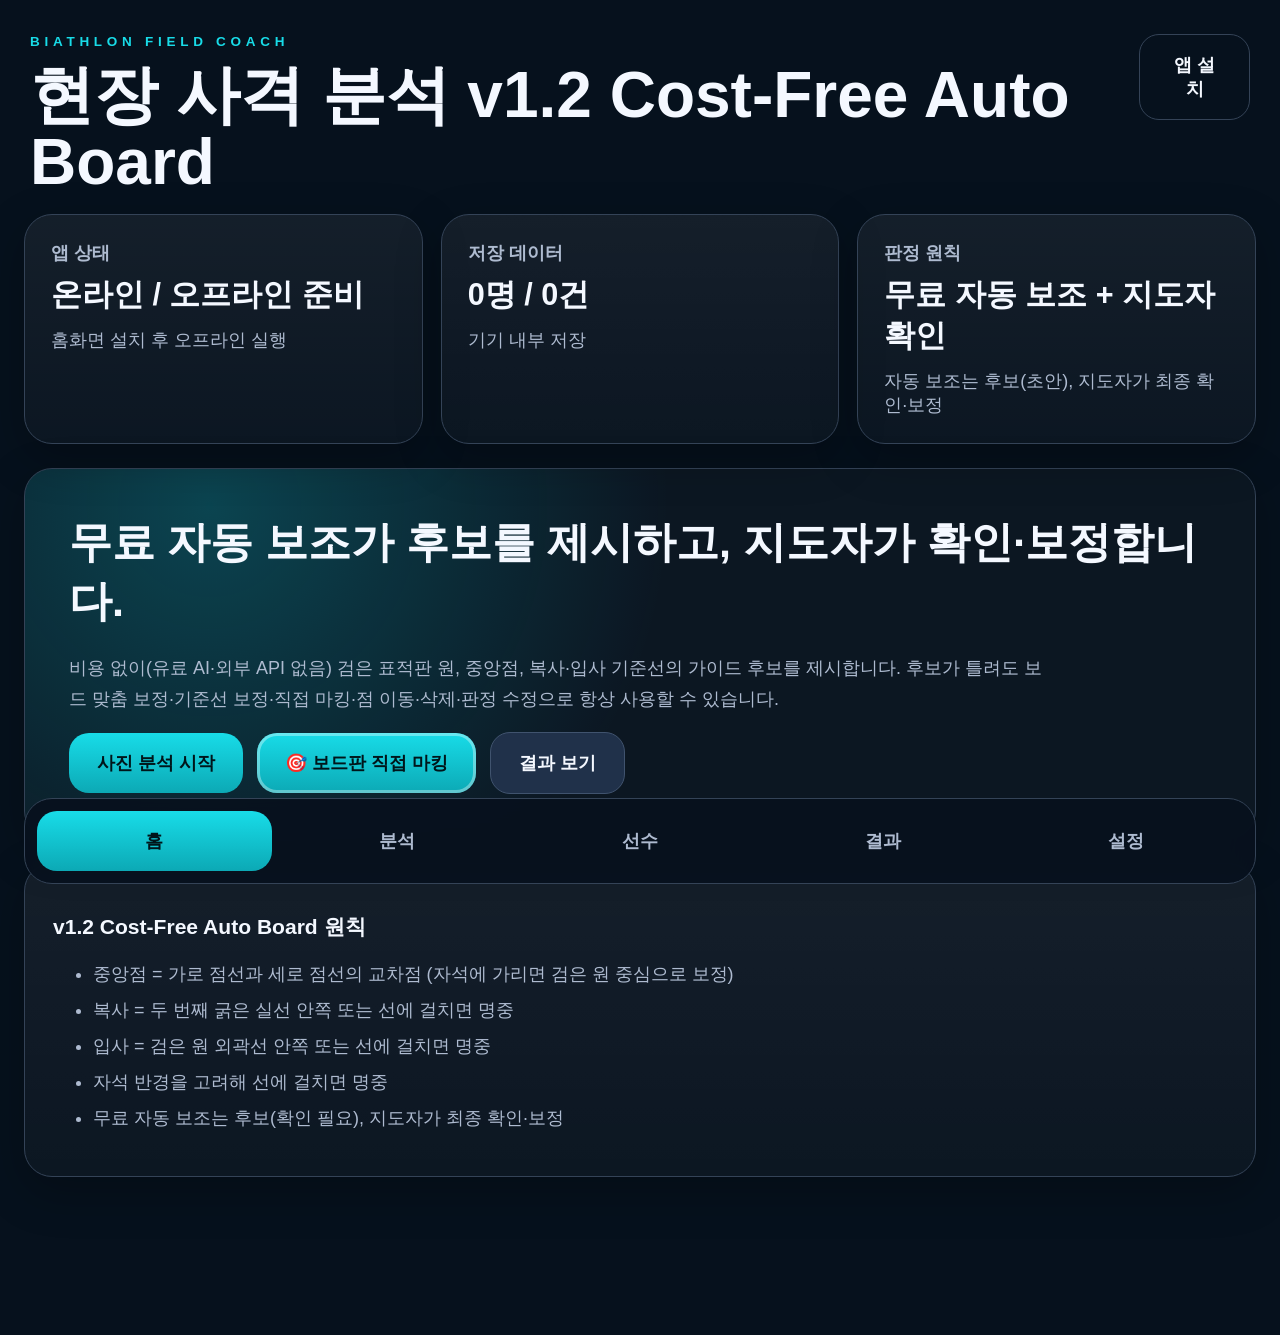
<file: index.html>
<!doctype html>
<html lang="ko">
<head>
<meta charset="utf-8" />
<meta name="viewport" content="width=device-width, initial-scale=1, viewport-fit=cover" />
<title>Biathlon Field Coach v1.2 Cost-Free Auto Board</title>
<link rel="manifest" href="manifest.webmanifest" />
<link rel="stylesheet" href="style.css" />
<meta name="theme-color" content="#071422" />
<link rel="apple-touch-icon" href="icons/icon-192.png" />
</head>
<body>
<div id="app">
  <header class="topbar">
    <div>
      <div class="eyebrow">BIATHLON FIELD COACH</div>
      <h1>현장 사격 분석 v1.2 Cost-Free Auto Board</h1>
    </div>
    <button id="installBtn" class="ghost">앱 설치</button>
  </header>

  <main>
    <section id="home" class="view active">
      <div class="cards">
        <article class="card"><b>앱 상태</b><strong id="onlineState">온라인 / 오프라인 준비</strong><span>홈화면 설치 후 오프라인 실행</span></article>
        <article class="card"><b>저장 데이터</b><strong id="countState">0명 / 0건</strong><span>기기 내부 저장</span></article>
        <article class="card"><b>판정 원칙</b><strong>무료 자동 보조 + 지도자 확인</strong><span>자동 보조는 후보(초안), 지도자가 최종 확인·보정</span></article>
      </div>
      <div class="hero">
        <h2>무료 자동 보조가 후보를 제시하고, 지도자가 확인·보정합니다.</h2>
        <p>비용 없이(유료 AI·외부 API 없음) 검은 표적판 원, 중앙점, 복사·입사 기준선의 가이드 후보를 제시합니다. 후보가 틀려도 보드 맞춤 보정·기준선 보정·직접 마킹·점 이동·삭제·판정 수정으로 항상 사용할 수 있습니다.</p>
        <div class="row">
          <button class="primary" data-go="analysis">사진 분석 시작</button>
          <button class="primary alt" id="directBoardBtn">🎯 보드판 직접 마킹</button>
          <button class="secondary" data-go="results">결과 보기</button>
        </div>
      </div>
      <section class="panel compact">
        <h3>v1.2 Cost-Free Auto Board 원칙</h3>
        <ul>
          <li>중앙점 = 가로 점선과 세로 점선의 교차점 (자석에 가리면 검은 원 중심으로 보정)</li>
          <li>복사 = 두 번째 굵은 실선 안쪽 또는 선에 걸치면 명중</li>
          <li>입사 = 검은 원 외곽선 안쪽 또는 선에 걸치면 명중</li>
          <li>자석 반경을 고려해 선에 걸치면 명중</li>
          <li>무료 자동 보조는 후보(확인 필요), 지도자가 최종 확인·보정</li>
        </ul>
      </section>
    </section>

    <section id="analysis" class="view">
      <section class="panel formgrid">
        <label>선수<input id="athlete" placeholder="예: 최용철" /></label>
        <label>사격 구분<select id="shootType"><option value="prone">복사</option><option value="standing">입사</option><option value="zero">제로</option></select></label>
        <label>발수<select id="shotCount"><option>5</option><option>4</option><option>3</option><option>2</option><option>1</option></select></label>
        <label>세트<input id="setNo" type="number" min="1" value="1" /></label>
        <label>날씨<select id="weather"><option>맑음</option><option>흐림</option><option>비</option><option>눈</option><option>강풍</option><option>실내</option></select></label>
        <label>메모<input id="memo" placeholder="예: 고강도 인터벌 후 사격" /></label>
      </section>

      <section class="panel">
        <h2>사진 촬영 / 업로드</h2>
        <p class="help">사진 전체가 한 화면에 보이도록 표시합니다. 먼저 ① 중앙 지정, ② 복사선 또는 ④ 입사선 지정 후 직접 마킹하세요.</p>
        <div class="row right">
          <label class="upload primary">📷 바로 촬영<input id="cameraInput" type="file" accept="image/*" capture="environment" hidden /></label>
          <label class="upload secondary">🖼️ 앨범에서 선택<input id="albumInput" type="file" accept="image/*" hidden /></label>
        </div>
      </section>

      <section class="toolbar panel stickyTools">
        <button class="tool primarySmall" id="autoAssistBtn">⚡ 자동 보조 다시 실행</button>
        <button class="tool primarySmall" data-mode="mark">＋ 직접 마킹</button>
        <button class="tool" data-mode="move">↔ 점 이동</button>
        <button class="tool" data-mode="delete">× 점 삭제</button>
        <button class="tool" data-mode="toggle">○ 판정 수정</button>
        <button class="tool" data-mode="boardFit">◎ 보드 맞춤 보정</button>
        <span class="toolGroup">기준선 보정</span>
        <button class="tool active" data-mode="center">① 중앙</button>
        <button class="tool" data-mode="proneLine">② 복사선</button>
        <button class="tool" data-mode="standingLine">④ 입사선</button>
        <button class="tool" id="fitBtn">□ 화면 채움</button>
        <button class="tool" id="saveBtn">저장</button>
        <span id="recalcNote" class="recalcNote" style="display:none">구분 변경으로 판정 재계산됨</span>
        <div id="boardFitControls" class="fitControls" style="display:none">
          <span class="toolGroup">보드 맞춤(드래그=이동)</span>
          <button class="tool" id="fitBigger">＋ 크게</button>
          <button class="tool" id="fitSmaller">－ 작게</button>
          <button class="tool" id="fitWider">↔ 가로</button>
          <button class="tool" id="fitTaller">↕ 세로</button>
          <button class="tool" id="fitRotL">↺ 회전</button>
          <button class="tool" id="fitRotR">↻ 회전</button>
          <button class="tool" id="fitProneIn">복사선 안</button>
          <button class="tool" id="fitProneOut">복사선 밖</button>
        </div>
        <p class="help wide"><b>안내:</b> 자동 보조는 보드판 가이드 후보(확인 필요)만 표시합니다. 후보가 틀리면 <b>◎ 보드 맞춤 보정</b>으로 이동·크기·회전을 맞추거나 기준선 보정을 쓰고, 탄착점은 직접 마킹으로 찍은 뒤 점 이동·삭제·판정 수정으로 최종 확인하세요.</p>
      </section>

      <section class="stageWrap">
        <div id="stage" class="stage fit-contain" aria-label="analysis board">
          <canvas id="canvas"></canvas>
          <div id="emptyHint">사진을 업로드하거나 보드판 직접 마킹을 선택하세요.</div>
        </div>
      </section>

      <section class="panel statusGrid">
        <div><b>중앙점</b><span id="centerState">미지정</span></div>
        <div><b>복사선</b><span id="proneState">미지정</span></div>
        <div><b>입사선</b><span id="standingState">미지정</span></div>
        <div><b>탄착점</b><span id="pointsState">0개</span></div>
      </section>
    </section>

    <section id="players" class="view">
      <section class="panel"><h2>선수 관리</h2><p>분석 저장 시 선수명은 자동 등록됩니다.</p><div id="playerList"></div></section>
    </section>

    <section id="results" class="view">
      <section class="panel"><h2>결과 목록</h2><div id="resultsList"></div></section>
    </section>

    <section id="settings" class="view">
      <section class="panel"><h2>설정</h2><button class="secondary" id="clearDataBtn">전체 데이터 삭제</button><button class="secondary" id="exportBtn">데이터 백업</button></section>
    </section>
  </main>

  <nav class="bottomNav">
    <button data-go="home" class="active">홈</button>
    <button data-go="analysis">분석</button>
    <button data-go="players">선수</button>
    <button data-go="results">결과</button>
    <button data-go="settings">설정</button>
  </nav>
</div>

<div id="reportModal" class="modal hidden">
  <div class="reportActions noPrint">
    <button class="secondary" id="backAnalysisBtn">분석으로</button>
    <button class="secondary" id="backHomeBtn">홈으로</button>
    <button class="primary" id="printBtn">PDF 저장 / 인쇄</button>
    <button class="secondary" id="shareImgBtn">결과 이미지 공유</button>
    <button class="ghost" id="closeReportBtn">닫기</button>
  </div>
  <article id="report" class="report"></article>
</div>

<script src="app.js"></script>
</body>
</html>
</file>
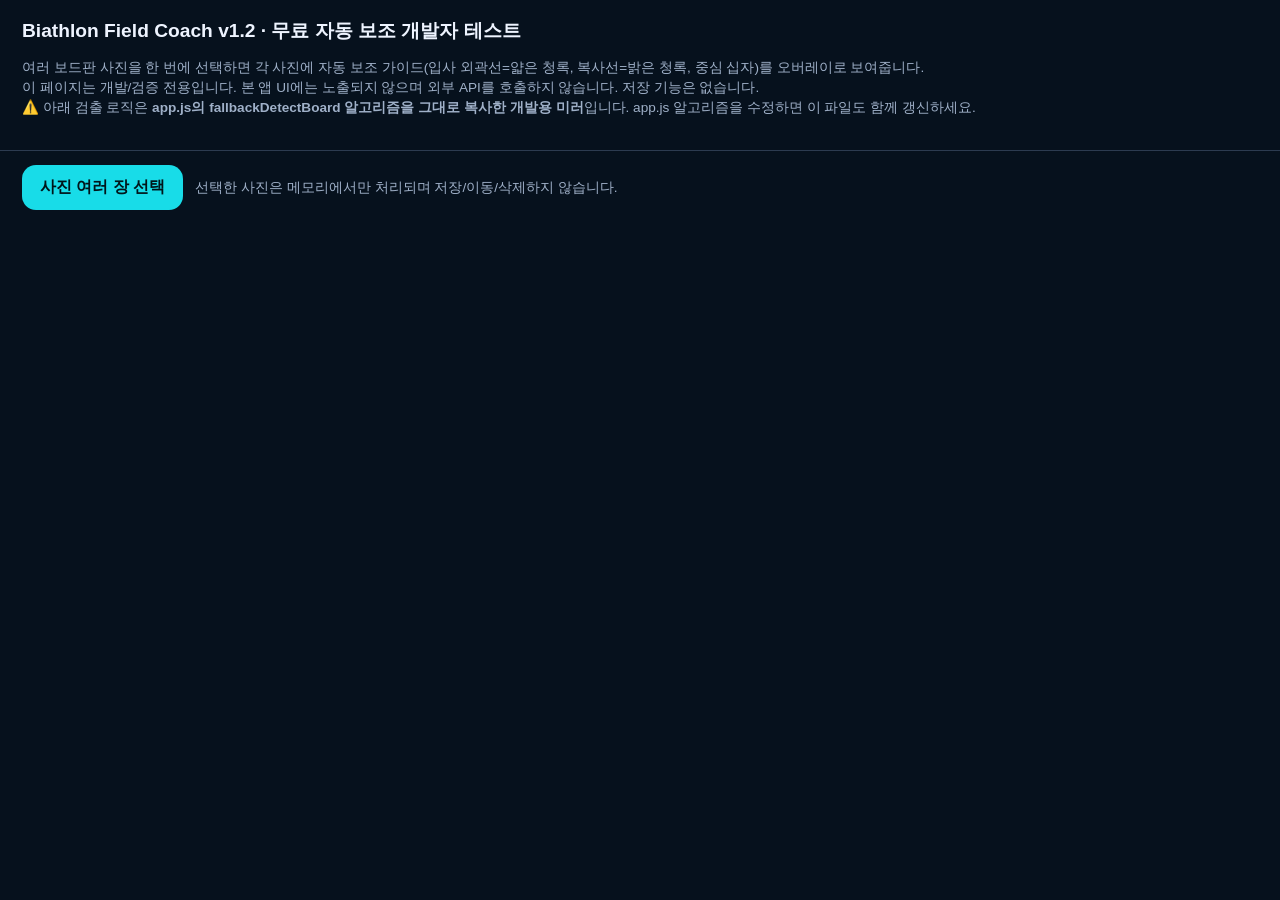
<file: dev-test.html>
<!doctype html>
<html lang="ko">
<head>
<meta charset="utf-8" />
<meta name="viewport" content="width=device-width, initial-scale=1" />
<title>BFC v1.2 · 자동 보조 개발자 테스트</title>
<style>
  body{margin:0;background:#06111d;color:#eef4ff;font-family:-apple-system,BlinkMacSystemFont,'Noto Sans KR',sans-serif}
  header{padding:18px 22px;border-bottom:1px solid #2c3b50}
  h1{font-size:1.2rem;margin:0 0 6px}
  .note{color:#9fb0c8;font-size:.85rem;line-height:1.5}
  .bar{padding:14px 22px;display:flex;gap:12px;align-items:center;flex-wrap:wrap}
  .upload{background:#18dce8;color:#00151a;border:0;border-radius:14px;padding:12px 18px;font-weight:800;cursor:pointer}
  .grid{display:grid;grid-template-columns:repeat(auto-fill,minmax(320px,1fr));gap:16px;padding:18px 22px}
  .cell{background:#0b1725;border:1px solid #2c3b50;border-radius:16px;padding:12px}
  .cell canvas{width:100%;height:auto;border-radius:10px;background:#020a12;display:block}
  .meta{font-size:.82rem;color:#cfe0f2;margin-top:8px;line-height:1.5;word-break:break-all}
  .tag{display:inline-block;background:rgba(255,196,60,.18);color:#ffd34d;border-radius:8px;padding:2px 8px;font-size:.75rem;margin-right:6px}
  .ok{color:#1ee09c}
</style>
</head>
<body>
<header>
  <h1>Biathlon Field Coach v1.2 · 무료 자동 보조 개발자 테스트</h1>
  <p class="note">
    여러 보드판 사진을 한 번에 선택하면 각 사진에 자동 보조 가이드(입사 외곽선=얇은 청록, 복사선=밝은 청록, 중심 십자)를 오버레이로 보여줍니다.<br>
    이 페이지는 개발/검증 전용입니다. 본 앱 UI에는 노출되지 않으며 외부 API를 호출하지 않습니다. 저장 기능은 없습니다.<br>
    ⚠️ 아래 검출 로직은 <b>app.js의 fallbackDetectBoard 알고리즘을 그대로 복사한 개발용 미러</b>입니다. app.js 알고리즘을 수정하면 이 파일도 함께 갱신하세요.
  </p>
</header>
<div class="bar">
  <label class="upload">사진 여러 장 선택<input id="files" type="file" accept="image/*" multiple hidden /></label>
  <span class="note">선택한 사진은 메모리에서만 처리되며 저장/이동/삭제하지 않습니다.</span>
</div>
<div id="grid" class="grid"></div>

<script>
// ===== app.js fallbackDetectBoard 알고리즘 미러(개발용) =====
function otsuThreshold(lum,N){const hist=new Float64Array(256);for(let i=0;i<N;i++){let v=lum[i]|0;if(v<0)v=0;else if(v>255)v=255;hist[v]++;}let sumAll=0;for(let t=0;t<256;t++)sumAll+=t*hist[t];let wB=0,sumB=0,maxVar=-1,thr=127;for(let t=0;t<256;t++){wB+=hist[t];if(wB===0)continue;const wF=N-wB;if(wF===0)break;sumB+=t*hist[t];const mB=sumB/wB,mF=(sumAll-sumB)/wF;const v=wB*wF*(mB-mF)*(mB-mF);if(v>maxVar){maxVar=v;thr=t;}}return thr;}
function darkComponents(dark,w,h,N,minCount){const visited=new Uint8Array(N),stack=new Int32Array(N);const comps=[];for(let start=0;start<N;start++){if(!dark[start]||visited[start])continue;let sp=0;stack[sp++]=start;visited[start]=1;let count=0,sx=0,sy=0,minx=w,maxx=0,miny=h,maxy=0;while(sp>0){const idx=stack[--sp];const x=idx%w,y=(idx/w)|0;count++;sx+=x;sy+=y;if(x<minx)minx=x;if(x>maxx)maxx=x;if(y<miny)miny=y;if(y>maxy)maxy=y;if(x>0){const n=idx-1;if(dark[n]&&!visited[n]){visited[n]=1;stack[sp++]=n;}}if(x<w-1){const n=idx+1;if(dark[n]&&!visited[n]){visited[n]=1;stack[sp++]=n;}}if(y>0){const n=idx-w;if(dark[n]&&!visited[n]){visited[n]=1;stack[sp++]=n;}}if(y<h-1){const n=idx+w;if(dark[n]&&!visited[n]){visited[n]=1;stack[sp++]=n;}}}if(count>=minCount)comps.push({count,cx:sx/count,cy:sy/count,minx,maxx,miny,maxy});}return comps;}
function bboxGap(a,b){const sx=Math.max(0,Math.max(a.minx,b.minx)-Math.min(a.maxx,b.maxx));const sy=Math.max(0,Math.max(a.miny,b.miny)-Math.min(a.maxy,b.maxy));return Math.hypot(sx,sy);}
function mergeTargetBox(comps,w,h){if(!comps.length)return null;const icx=w/2,icy=h/2,short=Math.min(w,h),diag=Math.hypot(w,h);let anchor=null,aScore=-1;comps.forEach(c=>{const dc=Math.hypot(c.cx-icx,c.cy-icy);if(dc>0.45*short)return;const central=1-Math.min(1,dc/(diag/2));const sc=c.count*(0.5+0.5*central);if(sc>aScore){aScore=sc;anchor=c;}});if(!anchor)anchor=comps.reduce((p,c)=>c.count>p.count?c:p,comps[0]);const merge=(gapTol,centralLimit)=>{const box={minx:anchor.minx,maxx:anchor.maxx,miny:anchor.miny,maxy:anchor.maxy};const used=new Set([anchor]);let changed=true,n=1;while(changed){changed=false;for(const c of comps){if(used.has(c))continue;const cx=(box.minx+box.maxx)/2,cy=(box.miny+box.maxy)/2;const central=Math.hypot(c.cx-cx,c.cy-cy)<centralLimit*short;const big=c.count/(w*h)>0.02;if(bboxGap(box,c)<=gapTol*short&&(central||big)){box.minx=Math.min(box.minx,c.minx);box.maxx=Math.max(box.maxx,c.maxx);box.miny=Math.min(box.miny,c.miny);box.maxy=Math.max(box.maxy,c.maxy);used.add(c);changed=true;n++;}}}return {box,n};};let {box,n}=merge(0.05,0.42);let bw=box.maxx-box.minx+1,bh=box.maxy-box.miny+1;if(Math.min(bw,bh)<0.25*short){const r2=merge(0.14,0.40);box=r2.box;n=r2.n;bw=box.maxx-box.minx+1;bh=box.maxy-box.miny+1;}return {minx:box.minx,maxx:box.maxx,miny:box.miny,maxy:box.maxy,bw,bh,n};}
function rayEllipse(L,cx0,cy0,w,h,thr){const rays=240,capR=Math.min(w,h)*0.62,K=3;const pts=[];for(let k=0;k<rays;k++){const a=k/rays*Math.PI*2,dx=Math.cos(a),dy=Math.sin(a);let edge=-1,run=0;for(let r=capR;r>=4;r--){const x=cx0+dx*r,y=cy0+dy*r;if(x<0||y<0||x>=w||y>=h){run=0;continue;}if(L(x,y)<thr){run++;if(run>=K){edge=r+(K-1);break;}}else run=0;}if(edge>0)pts.push({x:cx0+dx*edge,y:cy0+dy*edge,r:edge});}if(pts.length<rays*0.4)return null;const rs=pts.map(p=>p.r).sort((a,b)=>a-b);const med=rs[rs.length>>1]||1;const good=pts.filter(p=>p.r>med*0.6&&p.r<med*1.5);if(good.length<rays*0.35)return null;let mx=0,my=0;good.forEach(p=>{mx+=p.x;my+=p.y});const cx=mx/good.length,cy=my/good.length;let sxx=0,syy=0,sxy=0;good.forEach(p=>{const ux=p.x-cx,uy=p.y-cy;sxx+=ux*ux;syy+=uy*uy;sxy+=ux*uy;});sxx/=good.length;syy/=good.length;sxy/=good.length;const rotation=0.5*Math.atan2(2*sxy,sxx-syy);const ca=Math.cos(rotation),sa=Math.sin(rotation);const uA=[],uB=[];good.forEach(p=>{const ux=p.x-cx,uy=p.y-cy;uA.push(Math.abs(ux*ca+uy*sa));uB.push(Math.abs(-ux*sa+uy*ca));});uA.sort((a,b)=>a-b);uB.sort((a,b)=>a-b);const pct=arr=>arr[Math.min(arr.length-1,Math.floor(arr.length*0.93))]||1;const rx=pct(uA),ry=pct(uB);const found=good.length/rays;let resid=0;good.forEach(p=>{const ux=p.x-cx,uy=p.y-cy;const u=ux*ca+uy*sa,v=-ux*sa+uy*ca;resid+=Math.abs(Math.hypot(u/rx,v/ry)-1);});resid/=good.length;const confidence=Math.max(0,Math.min(1,found*(1-Math.min(1,resid))));return {cx,cy,rx,ry,rotation,found,confidence};}
function radialProfile(L,w,h,cx,cy,rx,ry,rot,K,A){const ca=Math.cos(rot),sa=Math.sin(rot);const prof=new Float32Array(K);for(let i=0;i<K;i++){const rn=i/(K-1)*1.2;let s=0,n=0;for(let a=0;a<A;a++){const ang=a/A*Math.PI*2,ex=Math.cos(ang)*rx*rn,ey=Math.sin(ang)*ry*rn;const x=cx+ex*ca-ey*sa,y=cy+ex*sa+ey*ca;if(x<0||y<0||x>=w||y>=h)continue;s+=L(x,y);n++;}prof[i]=n?s/n:NaN;}return prof;}
function profileScore(prof,K){const at=rn=>{const i=Math.max(0,Math.min(K-1,Math.round(rn/1.2*(K-1))));return prof[i];};const rmean=(a,b)=>{let s=0,n=0;for(let rn=a;rn<=b+1e-9;rn+=0.025){const v=at(rn);if(!isNaN(v)){s+=v;n++;}}return n?s/n:0;};const rmax=(a,b)=>{let m=-1e9;for(let rn=a;rn<=b+1e-9;rn+=0.025){const v=at(rn);if(!isNaN(v)&&v>m)m=v;}return m;};const bg=rmean(1.05,1.2),inEdge=rmean(0.85,0.98),interior=rmean(0.1,0.9);const edge=bg-inEdge;const interiorDark=bg-interior;const prone=rmax(0.44,0.58)-(rmean(0.35,0.42)+rmean(0.60,0.68))/2;const innerDot=rmax(0.27,0.34)-(rmean(0.18,0.26)+rmean(0.36,0.42))/2;const outerDot=rmax(0.70,0.80)-(rmean(0.60,0.68)+rmean(0.84,0.92))/2;const cp=v=>Math.max(0,v);const total=1.2*cp(edge)+1.0*cp(interiorDark)+1.1*cp(prone)+0.4*cp(innerDot)+0.4*cp(outerDot);return {total,edge,interiorDark,prone,innerDot,outerDot,bg,interior};}
function crossScore(L,w,h,cx,cy,rx,ry,rot){const ca=Math.cos(rot),sa=Math.sin(rot);let ax=0,an=0,dg=0,dn=0;const sample=(ang,rn)=>{const ex=Math.cos(ang)*rx*rn,ey=Math.sin(ang)*ry*rn;const x=cx+ex*ca-ey*sa,y=cy+ex*sa+ey*ca;if(x<0||y<0||x>=w||y>=h)return null;return L(x,y);};for(let rn=0.04;rn<=0.26;rn+=0.02){[0,Math.PI/2,Math.PI,3*Math.PI/2].forEach(a=>{const v=sample(a,rn);if(v!=null){ax+=v;an++;}});[Math.PI/4,3*Math.PI/4,5*Math.PI/4,7*Math.PI/4].forEach(a=>{const v=sample(a,rn);if(v!=null){dg+=v;dn++;}});}return (an&&dn)?(ax/an-dg/dn):0;}
function boundaryContrast(L,w,h,cx,cy,rx,ry,rot){const ca=Math.cos(rot),sa=Math.sin(rot),A=96;let inn=0,inN=0,out=0,outN=0;for(let a=0;a<A;a++){const ang=a/A*Math.PI*2,c=Math.cos(ang),s=Math.sin(ang);for(let rn=0.88;rn<=0.971;rn+=0.03){const ex=c*rx*rn,ey=s*ry*rn,x=cx+ex*ca-ey*sa,y=cy+ex*sa+ey*ca;if(x>=0&&y>=0&&x<w&&y<h){inn+=L(x,y);inN++;}}for(let rn=1.04;rn<=1.141;rn+=0.03){const ex=c*rx*rn,ey=s*ry*rn,x=cx+ex*ca-ey*sa,y=cy+ex*sa+ey*ca;if(x>=0&&y>=0&&x<w&&y<h){out+=L(x,y);outN++;}}}const inner=inN?inn/inN:0,outer=outN?out/outN:0;return {inner,outer,contrast:outer-inner};}
function findCenterCross(L,w,h,cx,cy,rx,ry,rot){const ca=Math.cos(rot),sa=Math.sin(rot);const at=(un,vn)=>{const ex=un*rx,ey=vn*ry,x=cx+ex*ca-ey*sa,y=cy+ex*sa+ey*ca;if(x<0||y<0||x>=w||y>=h)return NaN;return L(x,y);};let bestU=0,bU=-1e9,baseU=0,bnU=0;for(let u=-0.3;u<=0.3001;u+=0.02){let s=0,n=0;for(let v=-0.6;v<=0.6001;v+=0.05){const g=at(u,v);if(!isNaN(g)){s+=g;n++;}}const m=n?s/n:-1e9;baseU+=m;bnU++;if(m>bU){bU=m;bestU=u;}}baseU/=bnU;let bestV=0,bV=-1e9,baseV=0,bnV=0;for(let v=-0.3;v<=0.3001;v+=0.02){let s=0,n=0;for(let u=-0.6;u<=0.6001;u+=0.05){const g=at(u,v);if(!isNaN(g)){s+=g;n++;}}const m=n?s/n:-1e9;baseV+=m;bnV++;if(m>bV){bV=m;bestV=v;}}baseV/=bnV;return {offU:bestU*rx,offV:bestV*ry,prom:Math.min(bU-baseU,bV-baseV)};}

function detectBoard(img){
  try{
    const maxDim=420;const scale=Math.min(1,maxDim/Math.max(img.width,img.height));
    const w=Math.max(1,Math.round(img.width*scale)),h=Math.max(1,Math.round(img.height*scale));
    const oc=document.createElement('canvas');oc.width=w;oc.height=h;
    const octx=oc.getContext('2d',{willReadFrequently:true});octx.drawImage(img,0,0,w,h);
    const px=octx.getImageData(0,0,w,h).data;const N=w*h;
    const lum=new Float32Array(N);let sum=0;
    for(let i=0;i<N;i++){const Lp=0.299*px[i*4]+0.587*px[i*4+1]+0.114*px[i*4+2];lum[i]=Lp;sum+=Lp;}
    const mean=sum/N,short=Math.min(w,h);const L=(x,y)=>lum[(y|0)*w+(x|0)];
    const otsu=otsuThreshold(lum,N);const thr=Math.min(135,Math.max(45,Math.min(otsu,mean*0.85)));
    const dark=new Uint8Array(N);for(let i=0;i<N;i++)dark[i]=lum[i]<thr?1:0;
    const seeds=[{cx:w/2,cy:h/2}];let dsx=0,dsy=0,dn=0;for(let i=0;i<N;i++)if(dark[i]){dsx+=i%w;dsy+=(i/w)|0;dn++;}
    if(dn)seeds.push({cx:dsx/dn,cy:dsy/dn});
    const comps=darkComponents(dark,w,h,N,Math.round(N*0.0008));
    const merged=comps.length?mergeTargetBox(comps,w,h):null;
    if(merged)seeds.push({cx:(merged.minx+merged.maxx)/2,cy:(merged.miny+merged.maxy)/2});
    const K=41,A=64,Rmin=0.16*short,Rmax=0.48*short,Rstep=Math.max(2,0.02*short);
    let bestC=null;
    for(const sd of seeds){for(let oy=-3;oy<=3;oy++)for(let ox=-3;ox<=3;ox++){const cx=sd.cx+ox*0.04*short,cy=sd.cy+oy*0.04*short;if(cx<0||cy<0||cx>=w||cy>=h)continue;for(let R=Rmin;R<=Rmax;R+=Rstep){const prof=radialProfile(L,w,h,cx,cy,R,R,0,K,A);const sc=profileScore(prof,K);const cross=crossScore(L,w,h,cx,cy,R,R,0);const central=1-Math.min(1,Math.hypot(cx-w/2,cy-h/2)/(short*0.6));const total=sc.total+0.5*Math.max(0,cross)+8*central;if(!bestC||total>bestC.total)bestC={total,cx,cy,R,sc,cross};}}}
    if(!bestC)return null;
    if(bestC.sc.edge<6&&bestC.sc.interiorDark<6)return null;
    let rc={cx:bestC.cx,cy:bestC.cy,R:bestC.R,con:-1e9};
    for(let oy=-2;oy<=2;oy++)for(let ox=-2;ox<=2;ox++){const ccx=bestC.cx+ox*0.02*short,ccy=bestC.cy+oy*0.02*short;if(ccx<0||ccy<0||ccx>=w||ccy>=h)continue;for(let R=bestC.R*0.8;R<=bestC.R*1.221;R+=Math.max(1,0.008*short)){const con=boundaryContrast(L,w,h,ccx,ccy,R,R,0).contrast;if(con>rc.con)rc={cx:ccx,cy:ccy,R,con};}}
    let cx=rc.cx,cy=rc.cy,rx=rc.R,ry=rc.R,rotation=0,method='concentric-boundary';
    const ray=rayEllipse(L,cx,cy,w,h,thr);
    if(ray){const rxOk=ray.rx>rc.R*0.82&&ray.rx<rc.R*1.2;const ryOk=ray.ry>rc.R*0.82&&ray.ry<rc.R*1.2;const centerOk=Math.hypot(ray.cx-cx,ray.cy-cy)<rc.R*0.12;if(ray.found>=0.5&&ray.confidence>=0.4&&centerOk&&rxOk&&ryOk){method='concentric-boundary+ellipse';rx=0.5*rc.R+0.5*ray.rx;ry=0.5*rc.R+0.5*ray.ry;rotation=ray.rotation;}}
    const rStandingPx=Math.max(rx,ry);const cc=findCenterCross(L,w,h,cx,cy,rx,ry,rotation);
    if(cc.prom>=20&&Math.hypot(cc.offU,cc.offV)<=0.05*rStandingPx){const crot=Math.cos(rotation),srot=Math.sin(rotation);cx=cx+cc.offU*crot-cc.offV*srot;cy=cy+cc.offU*srot+cc.offV*crot;}
    const fineProf=radialProfile(L,w,h,cx,cy,rx,ry,rotation,K,96);let rProneNorm=0.50,bestB=-1,peakS=0.50;
    for(let s=0.44;s<=0.581;s+=0.01){const i=Math.round(s/1.2*(K-1)),v=fineProf[i];if(!isNaN(v)&&v>bestB){bestB=v;peakS=Number(s.toFixed(2));}}
    const proneBase=(fineProf[Math.round(0.38/1.2*(K-1))]+fineProf[Math.round(0.64/1.2*(K-1))])/2;
    if(bestB-proneBase>=12&&peakS>=0.44&&peakS<=0.58)rProneNorm=peakS;
    const conf=Math.max(0,Math.min(1,0.6*(bestC.total/120)+0.4*Math.min(1,Math.max(0,rc.con)/80)));
    const inv=1/scale;
    return {cx:cx*inv,cy:cy*inv,rx:rx*inv,ry:ry*inv,rotation,rStandingNorm:1.0,rProneNorm,method:'auto-assist',confidence:Number(conf.toFixed(2))};
  }catch(e){console.warn(e);return null;}
}

function render(img,name){
  const cell=document.createElement('div');cell.className='cell';
  const cv=document.createElement('canvas');const meta=document.createElement('div');meta.className='meta';
  cell.appendChild(cv);cell.appendChild(meta);document.getElementById('grid').appendChild(cell);
  const maxW=640;const sc=Math.min(1,maxW/img.width);cv.width=Math.round(img.width*sc);cv.height=Math.round(img.height*sc);
  const ctx=cv.getContext('2d');ctx.drawImage(img,0,0,cv.width,cv.height);
  const b=detectBoard(img);
  if(!b){meta.innerHTML='<span class="tag">실패</span> 보드판 후보를 찾지 못함 · '+name;return;}
  const cx=b.cx*sc,cy=b.cy*sc,rx=b.rx*sc,ry=b.ry*sc,rot=b.rotation;
  ctx.lineWidth=2.5;ctx.strokeStyle='rgba(25,229,239,.95)';ctx.beginPath();ctx.ellipse(cx,cy,rx*b.rProneNorm,ry*b.rProneNorm,rot,0,Math.PI*2);ctx.stroke();
  ctx.lineWidth=2;ctx.strokeStyle='rgba(24,220,232,.95)';ctx.beginPath();ctx.ellipse(cx,cy,rx,ry,rot,0,Math.PI*2);ctx.stroke();
  ctx.lineWidth=1.5;ctx.beginPath();ctx.moveTo(cx-12,cy);ctx.lineTo(cx+12,cy);ctx.moveTo(cx,cy-12);ctx.lineTo(cx,cy+12);ctx.stroke();
  meta.innerHTML='<span class="tag">확인 필요</span>'+name+'<br>method: <b>'+b.method+'</b> · confidence: <b class="ok">'+b.confidence+'</b><br>'+
    'center: ('+Math.round(b.cx)+', '+Math.round(b.cy)+') · rx/ry: '+Math.round(b.rx)+'/'+Math.round(b.ry)+
    ' · rot: '+(b.rotation*180/Math.PI).toFixed(1)+'° · 복사선(norm): <b>'+b.rProneNorm.toFixed(2)+'</b> · 입사선(norm): 1.00';
}

document.getElementById('files').addEventListener('change',e=>{
  document.getElementById('grid').innerHTML='';
  [...e.target.files].forEach(f=>{const r=new FileReader();r.onload=()=>{const im=new Image();im.onload=()=>render(im,f.name);im.src=r.result;};r.readAsDataURL(f);});
});
</script>
</body>
</html>
</file>
<file: style.css>
:root{--bg:#06111d;--panel:#111d2b;--panel2:#162334;--line:#344357;--text:#f4f8ff;--muted:#aebbd0;--cyan:#18dce8;--cyan2:#0ca9b5;--danger:#ff4964;--ok:#1ee09c}*{box-sizing:border-box}html,body{margin:0;background:var(--bg);color:var(--text);font-family:-apple-system,BlinkMacSystemFont,'Segoe UI',Roboto,'Noto Sans KR',sans-serif;font-size:18px}body{padding-bottom:112px}.topbar{display:flex;justify-content:space-between;align-items:flex-start;padding:34px 30px 18px}.eyebrow{letter-spacing:.35em;color:var(--cyan);font-weight:900;font-size:.75rem}.topbar h1{margin:.2em 0 0;font-size:clamp(2rem,5vw,4rem);line-height:1.05}.view{display:none;padding:0 24px 24px}.view.active{display:block}.cards{display:grid;grid-template-columns:repeat(3,1fr);gap:18px;margin-bottom:24px}.card,.panel,.hero{background:linear-gradient(180deg,rgba(255,255,255,.06),rgba(255,255,255,.025));border:1px solid var(--line);border-radius:28px;box-shadow:0 15px 45px rgba(0,0,0,.25)}.card{padding:26px}.card b{display:block;color:var(--muted);margin-bottom:10px}.card strong{display:block;font-size:1.7rem;margin-bottom:12px}.card span,.help{color:var(--muted)}.hero{padding:44px;margin-bottom:24px;background:radial-gradient(circle at 15% 10%,rgba(24,220,232,.25),rgba(255,255,255,.025) 42%)}.hero h2{font-size:2.4rem;margin:0 0 22px}.hero p{max-width:980px;color:var(--muted);line-height:1.7}.row{display:flex;gap:14px;flex-wrap:wrap;align-items:center}.right{justify-content:flex-end}.panel{padding:28px;margin-bottom:22px}.compact li{margin:12px 0;color:var(--muted)}button,.upload{border:0;border-radius:20px;padding:18px 28px;font-weight:900;font-size:1rem;color:var(--text);background:#20314a;cursor:pointer;display:inline-flex;align-items:center;justify-content:center;min-height:58px}.primary,.primarySmall{background:linear-gradient(180deg,var(--cyan),var(--cyan2));color:#00151a}.alt{box-shadow:inset 0 0 0 3px rgba(255,255,255,.35)}.secondary{background:#20314a;border:1px solid #40536e}.ghost{background:transparent;border:1px solid var(--line)}.formgrid{display:grid;grid-template-columns:repeat(6,1fr);gap:14px}.formgrid label{font-weight:800;color:var(--muted)}input,select{width:100%;margin-top:8px;padding:14px;border-radius:14px;border:1px solid #3a4a60;background:#071423;color:var(--text);font-size:1rem}.toolbar{display:flex;gap:10px;flex-wrap:wrap;align-items:center}.tool.active{outline:3px solid var(--cyan)}.toolGroup{align-self:center;color:var(--muted);font-weight:800;font-size:.8rem;padding:0 4px;opacity:.85}.wide{flex-basis:100%;margin:0}.fitControls{flex-basis:100%;display:flex;gap:8px;flex-wrap:wrap;align-items:center;padding:10px;margin-top:4px;background:rgba(24,220,232,.08);border:1px solid rgba(24,220,232,.35);border-radius:16px}.fitControls .tool{min-height:46px;padding:10px 14px;font-size:.92rem}.stickyTools{position:sticky;top:0;z-index:5}.stageWrap{border:1px dashed #48576a;border-radius:28px;min-height:70vh;padding:12px;background:#020a12;margin-bottom:22px}.stage{position:relative;width:100%;height:70vh;display:flex;align-items:center;justify-content:center;overflow:hidden;border-radius:22px}.stage.fill{height:calc(100vh - 230px)}canvas{max-width:100%;max-height:100%;touch-action:none;display:block}#emptyHint{position:absolute;color:var(--muted);text-align:center}.statusGrid{display:grid;grid-template-columns:repeat(4,1fr);gap:14px}.statusGrid div{background:#0b1725;border:1px solid #2c3b50;border-radius:18px;padding:18px}.statusGrid b{display:block;color:var(--muted)}.statusGrid span{font-size:1.3rem;font-weight:900}.bottomNav{position:fixed;left:24px;right:24px;bottom:16px;z-index:20;display:grid;grid-template-columns:repeat(5,1fr);gap:8px;padding:12px;background:rgba(8,17,30,.95);border:1px solid var(--line);border-radius:28px;backdrop-filter:blur(16px)}.bottomNav button{background:transparent;color:var(--muted);border-radius:20px}.bottomNav button.active{background:linear-gradient(180deg,var(--cyan),var(--cyan2));color:#00151a}.resultCard{padding:20px;border:1px solid var(--line);border-radius:22px;margin:14px 0;background:#0b1725}.modal{position:fixed;inset:0;z-index:50;background:#eef2f7;color:#101820;overflow:auto;padding:24px}.hidden{display:none}.reportActions{display:flex;gap:12px;justify-content:flex-end;position:sticky;top:0;background:rgba(238,242,247,.9);padding:12px;z-index:5}.report{background:white;border-radius:28px;padding:38px;max-width:1120px;margin:0 auto}.report h2{font-size:2rem}.reportGrid{display:grid;grid-template-columns:repeat(4,1fr);gap:14px}.reportBox{background:#f2f5f9;border:1px solid #d7e0ea;border-radius:16px;padding:16px}.report img{display:block;max-width:100%;max-height:70vh;object-fit:contain;margin:24px auto;border-radius:12px}.hit{color:#057a4d}.miss{color:#c8233c}.unknown{color:#b06b00}.recalcNote{align-self:center;color:#ffc43c;font-weight:800;font-size:.82rem;padding:0 6px}.small{font-size:.85rem;color:#617083}@media(max-width:800px){.cards,.formgrid,.statusGrid,.reportGrid{grid-template-columns:1fr}.topbar{padding:22px 18px}.view{padding:0 12px 16px}.hero{padding:26px}.hero h2{font-size:1.8rem}.bottomNav{left:8px;right:8px;bottom:8px}.stageWrap{min-height:62vh}.stage{height:62vh}.reportActions{flex-wrap:wrap}.report{padding:22px}}@media print{body{background:white;padding:0}.noPrint,.bottomNav,.topbar,main{display:none!important}.modal{position:static;display:block;background:white;padding:0}.report{box-shadow:none;margin:0;max-width:none}.report img{max-height:60vh}}
</file>
